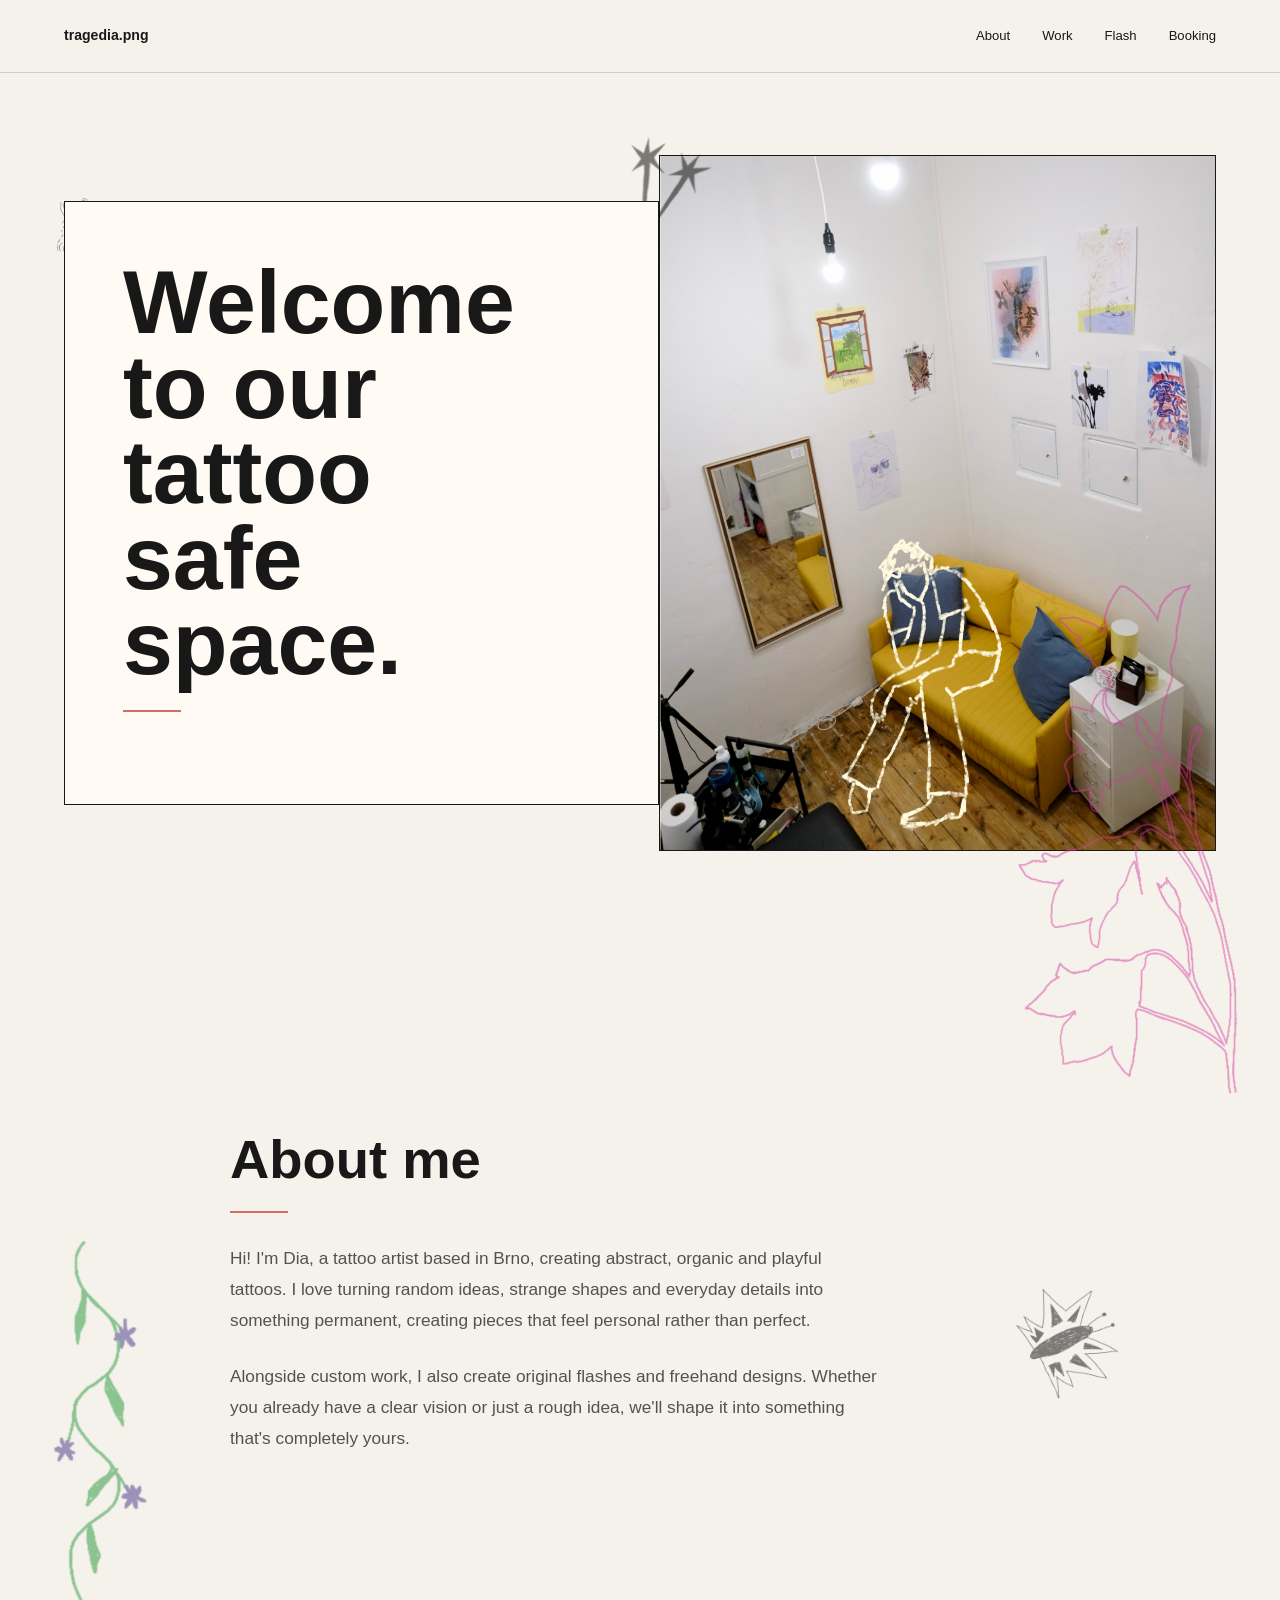
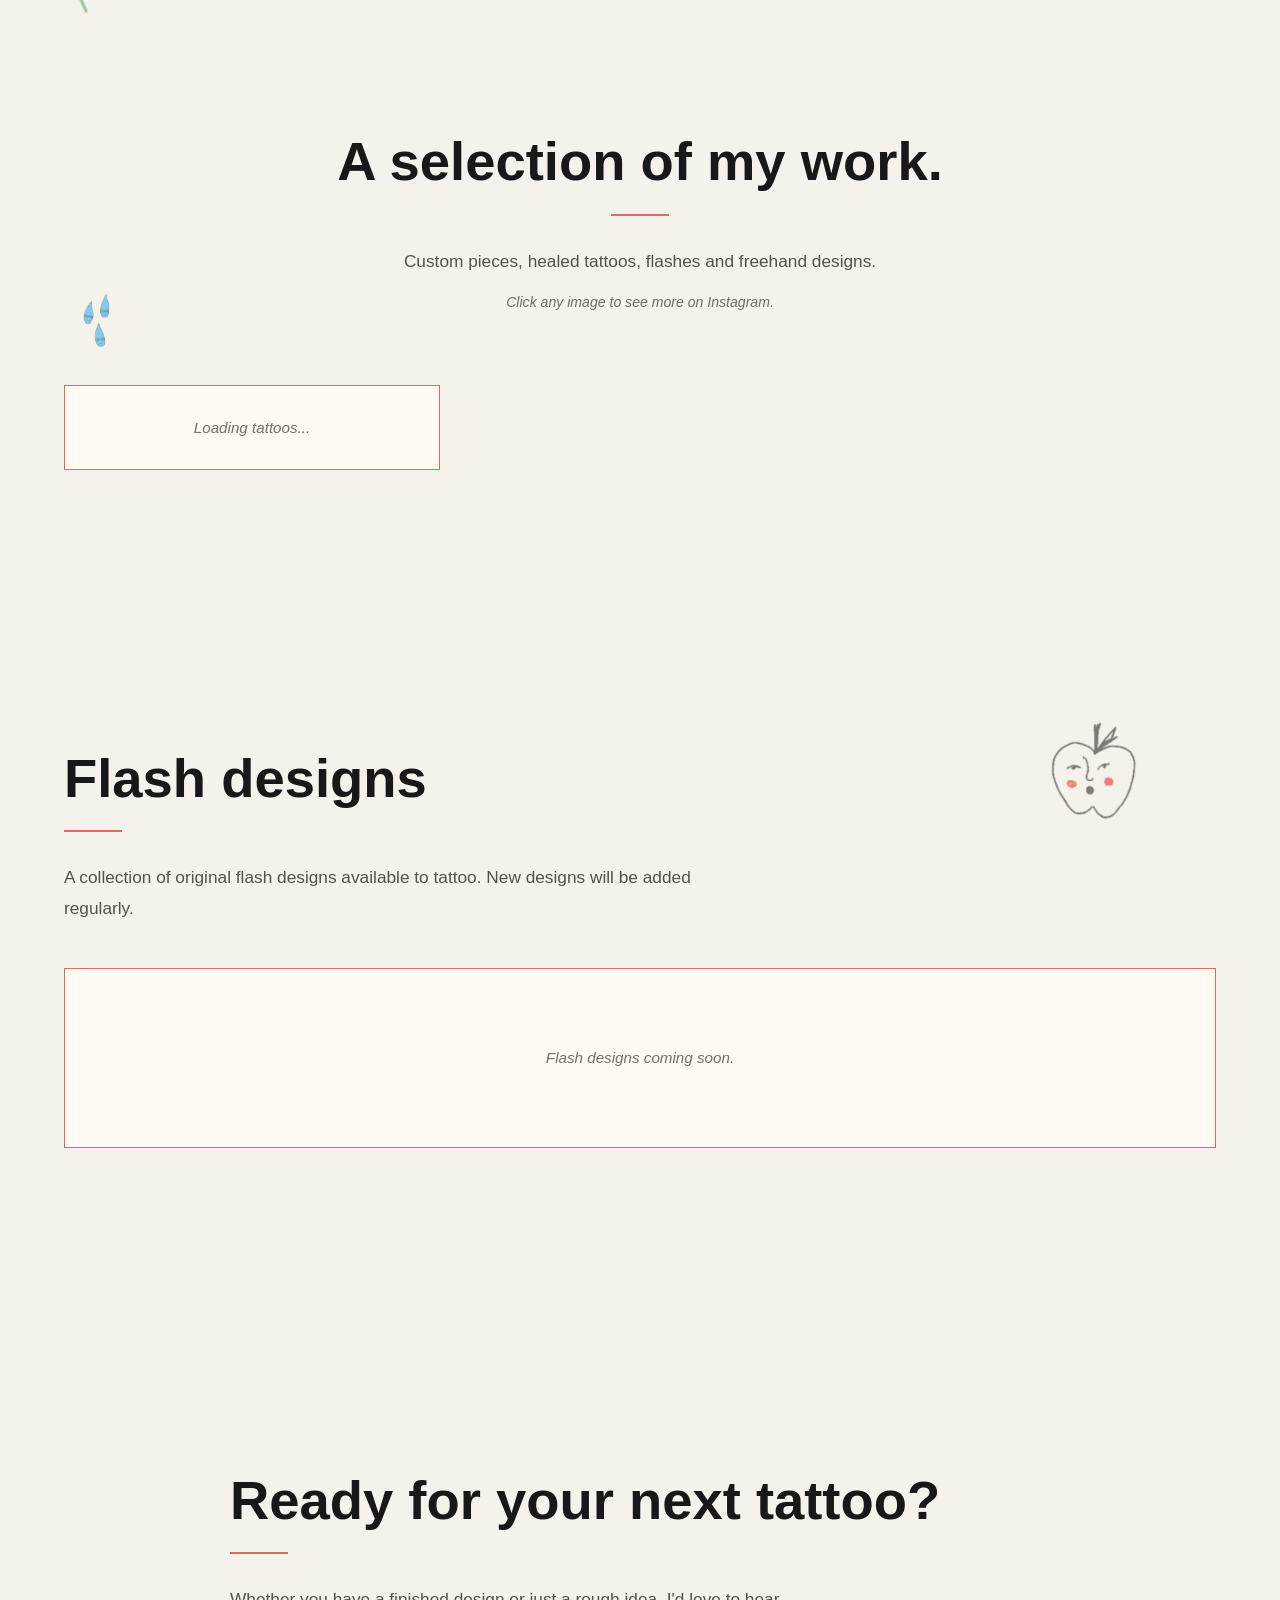
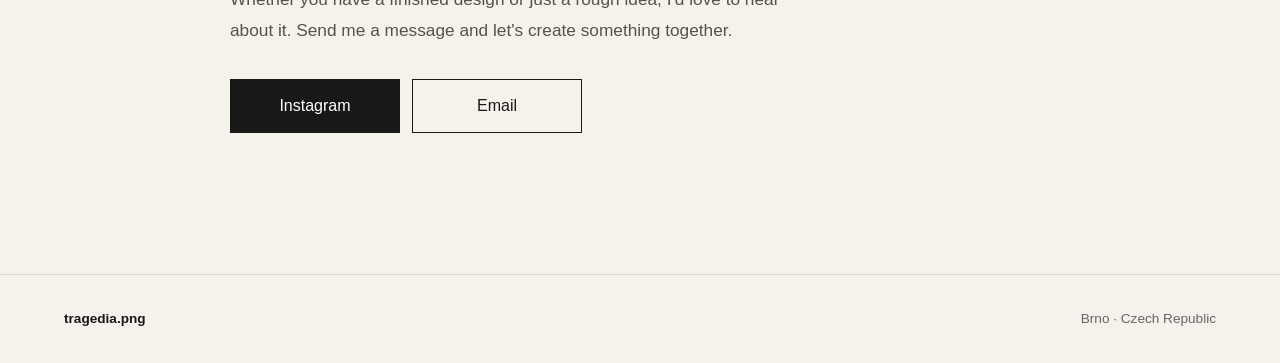
<file: index.html>
<!DOCTYPE html>
<html lang="en">
<head>
    <meta charset="UTF-8">
    <meta name="viewport" content="width=device-width, initial-scale=1.0">
    <title>tragedia.png</title>
    <link rel="stylesheet" href="css/style.css">
</head>
<body>
<div id="top"></div>

<header>
    <div class="container">
        <a href="#top" class="logo">tragedia.png</a>
        <nav class="nav" aria-label="Main navigation">
            <a href="#about">About</a>
            <a href="#gallery">Work</a>
            <a href="#flash">Flash</a>
            <a href="#booking">Booking</a>
        </nav>
    </div>
</header>

<main>
    <section class="hero" aria-labelledby="hero-title">
        <img src="images/doodles/ornament.png" class="doodle hero-ornament" alt="">
        <img src="images/doodles/kvet.png" class="doodle hero-flower" alt="">

        <div class="container">
            <div class="hero-content">
                <div class="hero-image">
                    <img src="images/studio.jpg" alt="Private tattoo studio in Brno">
                    <img src="images/doodles/hviezdy.png" class="doodle hero-stars" alt="">
                </div>

                <div class="hero-text">
                    <h1 id="hero-title">Welcome to our<br>tattoo safe space.</h1>
                    <div class="line"></div>
                    <div class="buttons">

                
                    </div>
                </div>
            </div>
        </div>
    </section>

    <section id="about" class="about">
        <img src="images/doodles/motyl.png" class="doodle about-butterfly" alt="">
        <img src="images/doodles/porast.png" class="doodle about-grass" alt="">

        <div class="container">
            <h2>About me</h2>
            <div class="line"></div>
            <p>Hi! I'm Dia, a tattoo artist based in Brno, creating abstract, organic and playful tattoos. I love turning random ideas, strange shapes and everyday details into something permanent, creating pieces that feel personal rather than perfect.</p>
            <p>Alongside custom work, I also create original flashes and freehand designs. Whether you already have a clear vision or just a rough idea, we'll shape it into something that's completely yours.</p>
        </div>
    </section>

    <section id="gallery" class="gallery">
        <img src="images/doodles/duha.png" class="doodle gallery-rainbow" alt="">
        <img src="images/doodles/kvapky.png" class="doodle gallery-drops" alt="">

        <div class="container">
            <div class="gallery-intro">
                <h2>A selection of my work.</h2>
                <div class="line"></div>
                <p>Custom pieces, healed tattoos, flashes and freehand designs.</p>
                <p class="gallery-note">Click any image to see more on Instagram.</p>
            </div>

            <div id="gallery-grid" class="gallery-grid" aria-live="polite">
                <p class="gallery-placeholder">Loading tattoos...</p>
            </div>
            </div>
        </div>
    </section>

    <section id="flash" class="flash">
        <img src="images/doodles/jablko.png" class="doodle flash-apple" alt="">
        <img src="images/doodles/plevel.png" class="doodle flash-weed" alt="">

        <div class="container">
            <h2>Flash designs</h2>
            <div class="line"></div>
            <p>A collection of original flash designs available to tattoo. New designs will be added regularly.</p>
            <div id="flash-grid" class="flash-grid" aria-live="polite">
                <p class="flash-placeholder">Flash designs coming soon.</p>
            </div>
        </div>
    </section>

    <section id="booking" class="booking">
        <img src="images/doodles/srdce.png" class="doodle booking-heart" alt="">

        <div class="container">
            <h2>Ready for your next tattoo?</h2>
            <div class="line"></div>
            <p>Whether you have a finished design or just a rough idea, I'd love to hear about it. Send me a message and let's create something together.</p>
            <div class="buttons">
                <a href="https://instagram.com/tragedia.png" target="_blank" rel="noreferrer" class="button primary">Instagram</a>
                <a href="mailto:dia.hubschova@gmail.com" class="button">Email</a>
            </div>
        </div>
    </section>
</main>

<footer>
    <div class="container">
        <p>tragedia.png</p>
        <p>Brno &middot; Czech Republic</p>
    </div>
</footer>

<script src="js/script.js"></script>
</body>
</html>
</file>
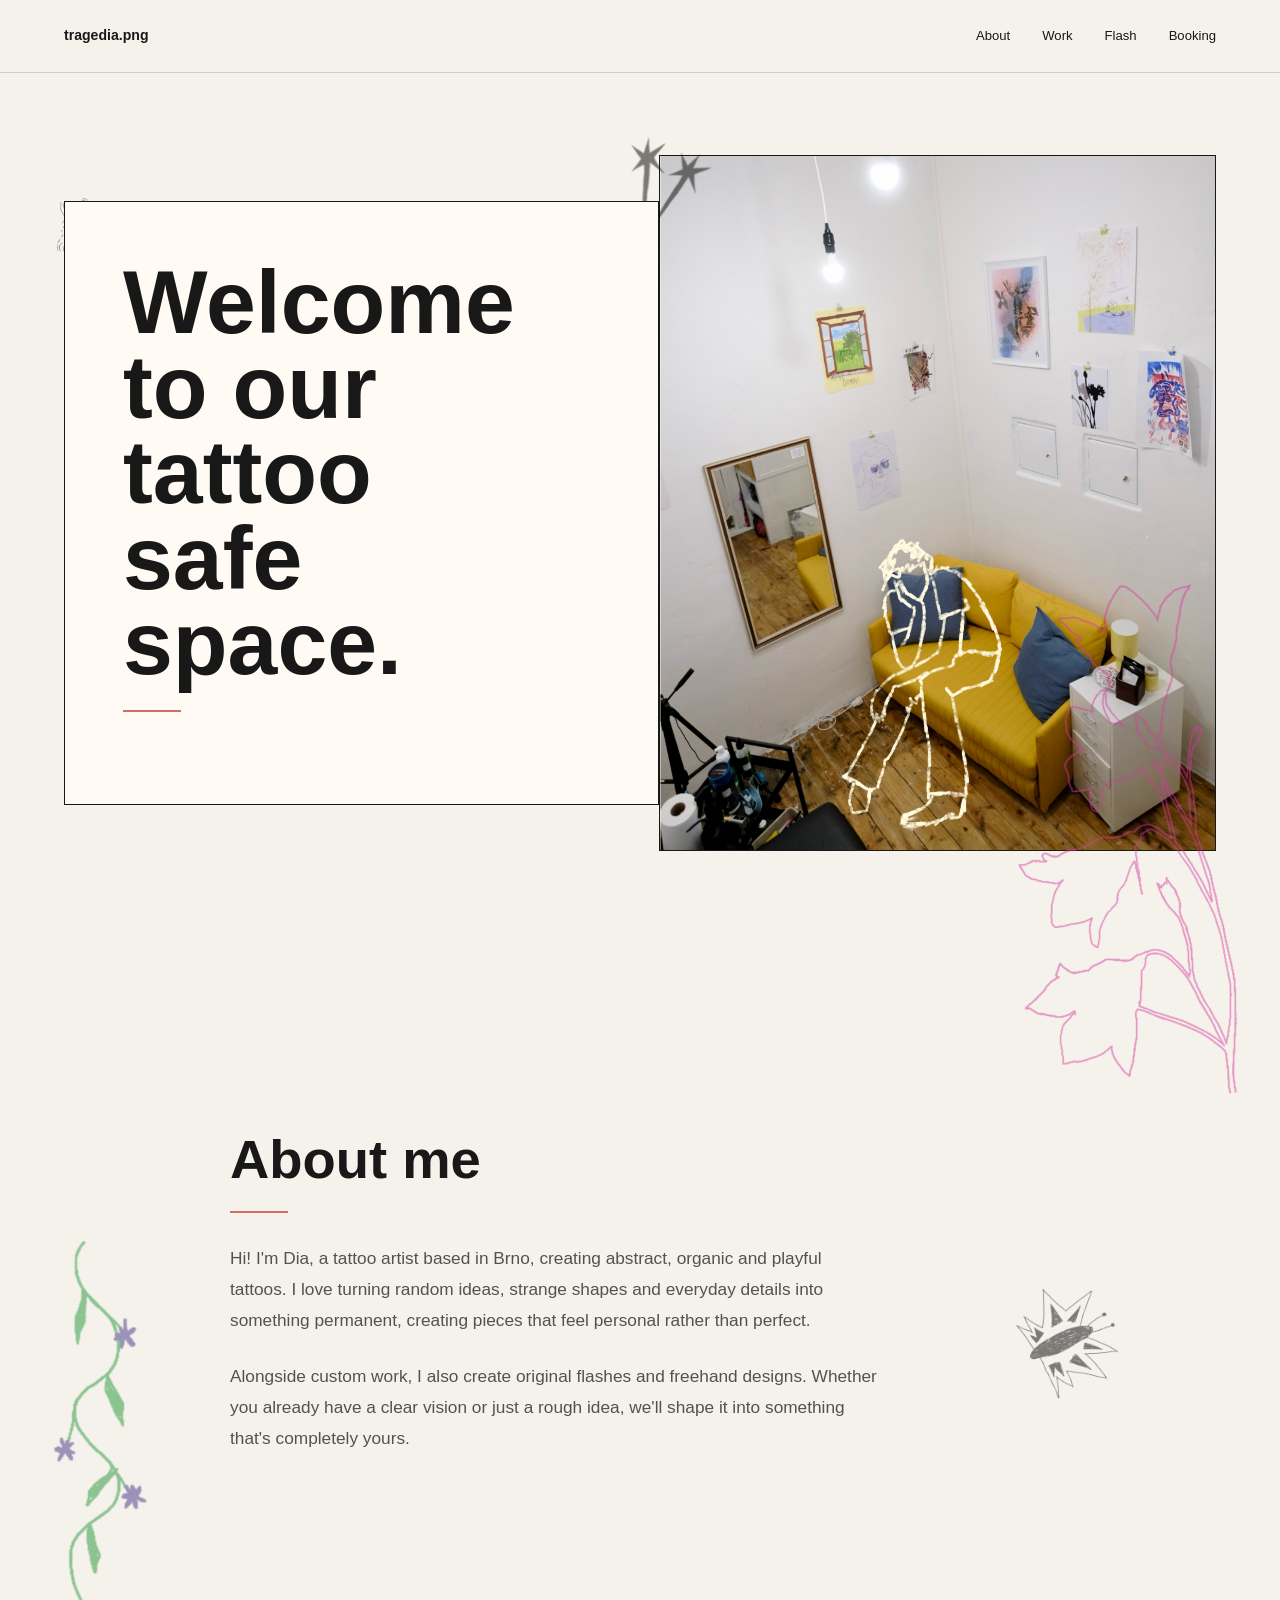
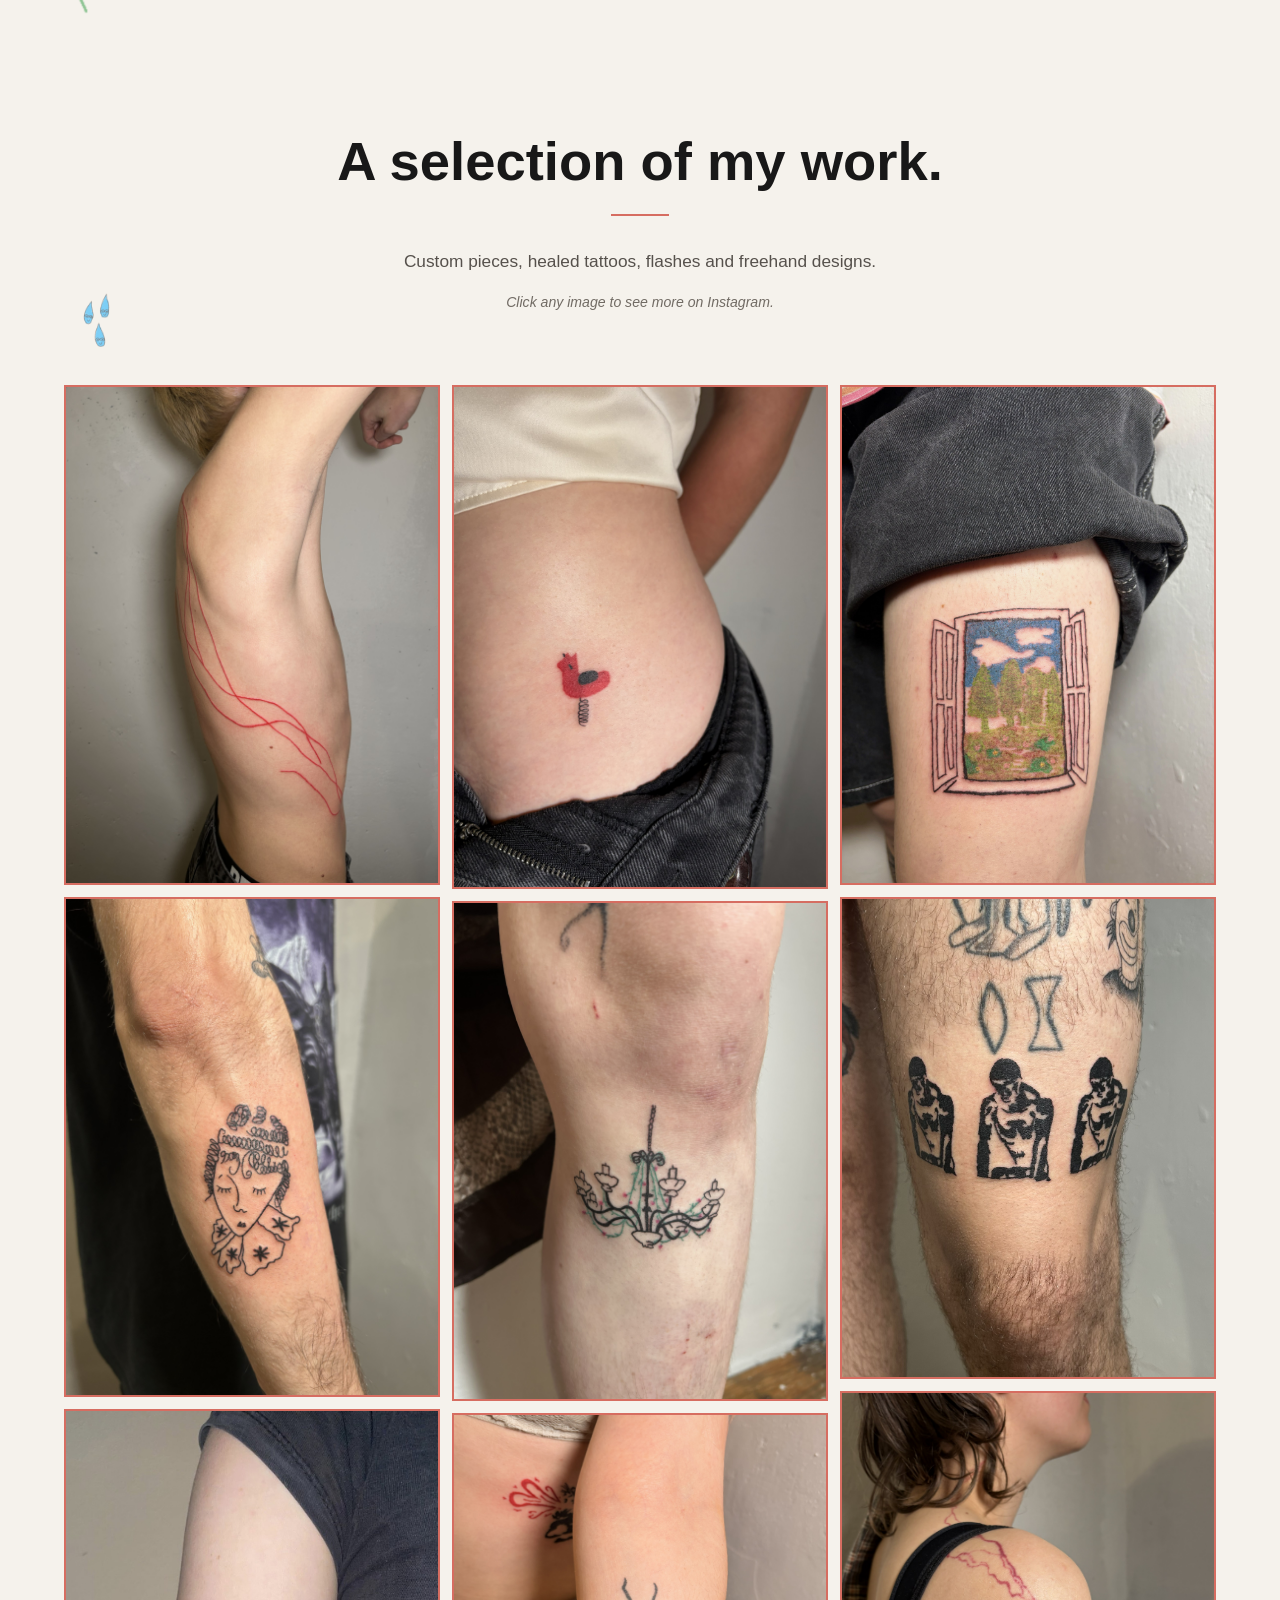
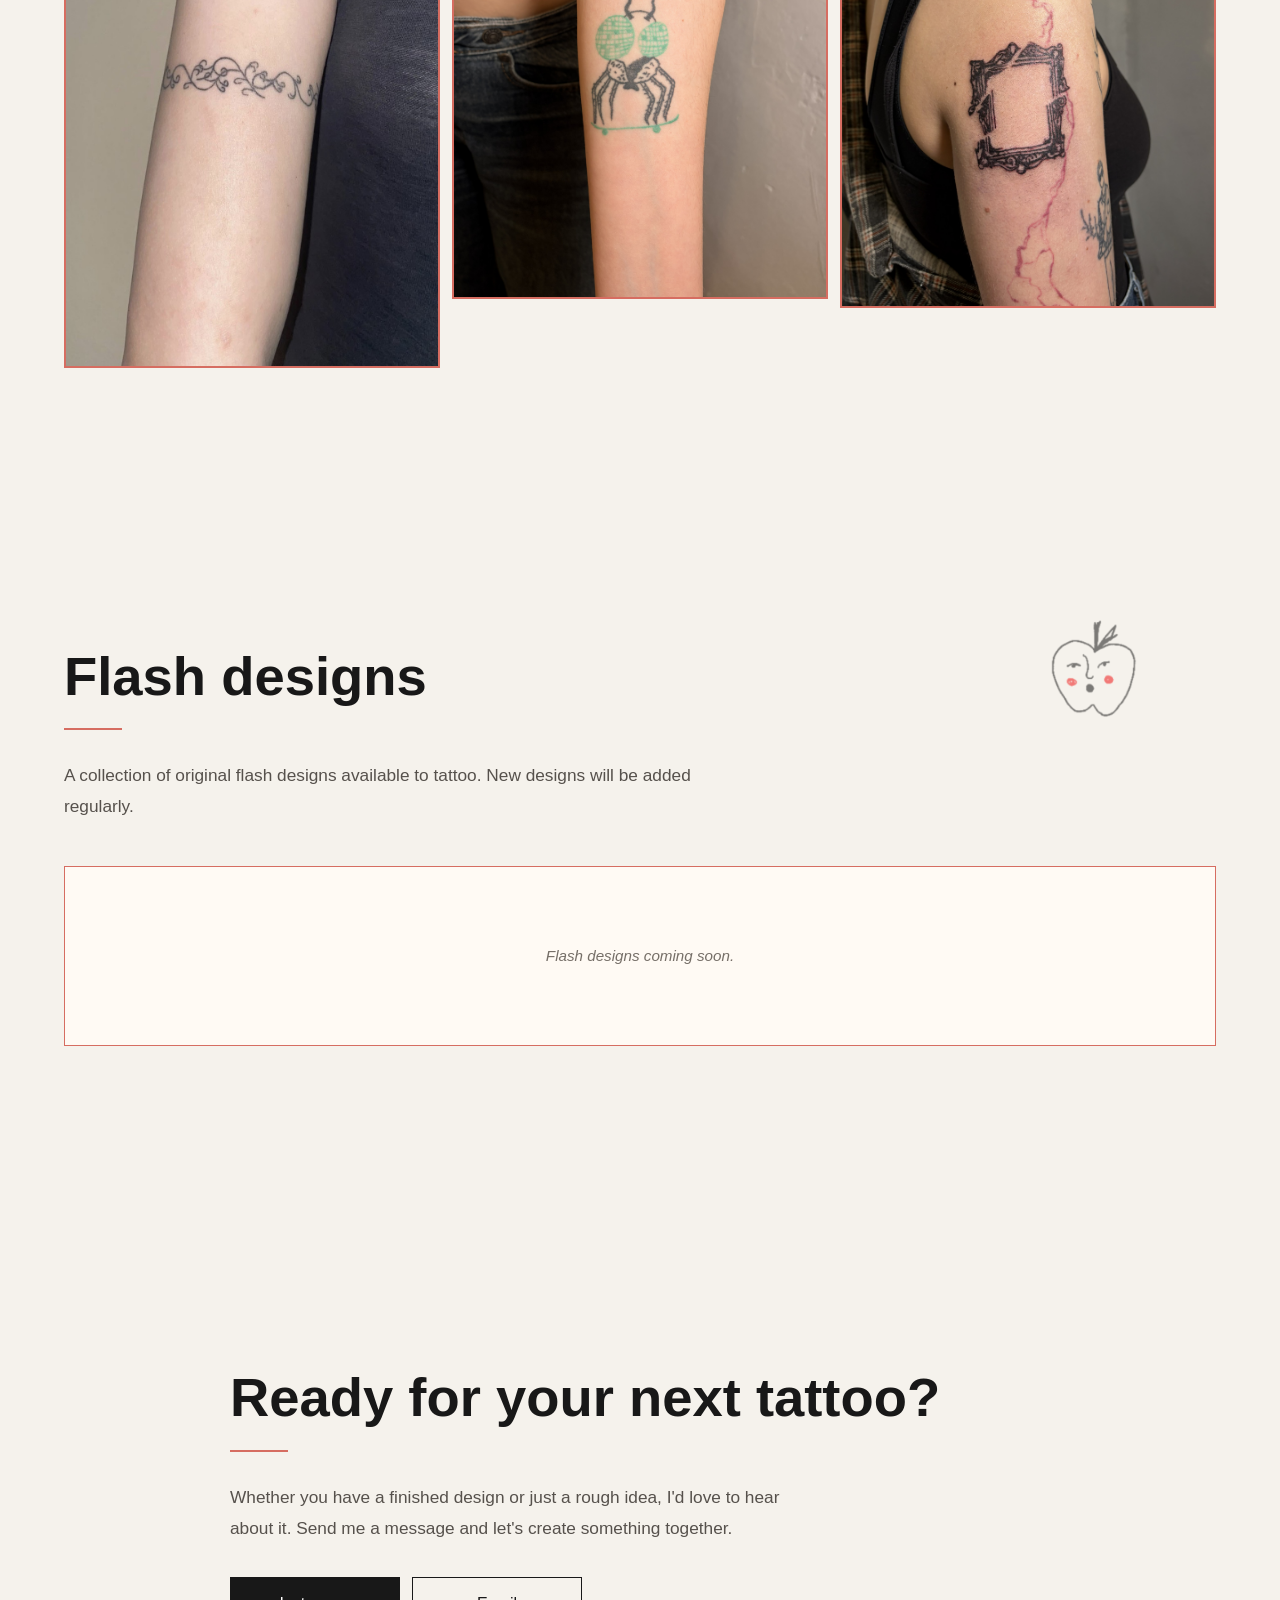
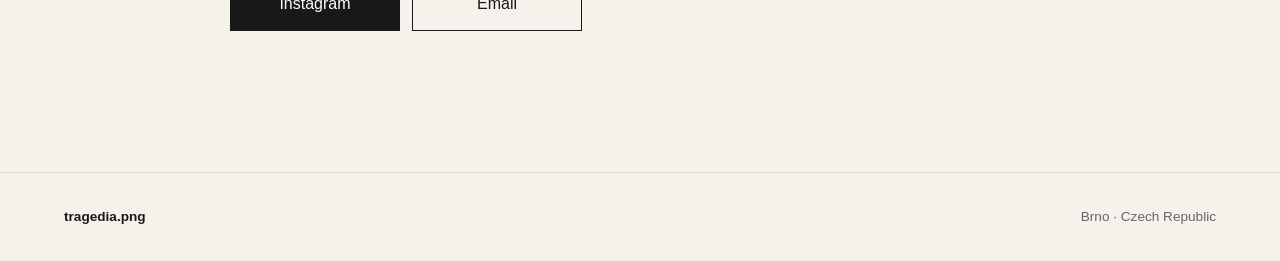
<file: css/index.html>
<!DOCTYPE html>
<html lang="en">
<head>
    <meta charset="UTF-8">
    <meta name="viewport" content="width=device-width, initial-scale=1.0">
    <title>tragedia.png</title>
    <link rel="stylesheet" href="css/style.css">
</head>
<body>
<div id="top"></div>

<header>
    <div class="container">
        <a href="#top" class="logo">tragedia.png</a>
        <nav class="nav" aria-label="Main navigation">
            <a href="#about">About</a>
            <a href="#gallery">Work</a>
            <a href="#flash">Flash</a>
            <a href="#booking">Booking</a>
        </nav>
    </div>
</header>

<main>
    <section class="hero" aria-labelledby="hero-title">
        <img src="images/doodles/ornament.png" class="doodle hero-ornament" alt="">
        <img src="images/doodles/kvet.png" class="doodle hero-flower" alt="">

        <div class="container">
            <div class="hero-content">
                <div class="hero-image">
                    <img src="images/studio.jpg" alt="Private tattoo studio in Brno">
                    <img src="images/doodles/hviezdy.png" class="doodle hero-stars" alt="">
                </div>

                <div class="hero-text">
                    <h1 id="hero-title">Welcome to our<br>tattoo safe space.</h1>
                    <div class="line"></div>
                    <div class="buttons">

                
                    </div>
                </div>
            </div>
        </div>
    </section>

    <section id="about" class="about">
        <img src="images/doodles/motyl.png" class="doodle about-butterfly" alt="">
        <img src="images/doodles/porast.png" class="doodle about-grass" alt="">

        <div class="container">
            <h2>About me</h2>
            <div class="line"></div>
            <p>Hi! I'm Dia, a tattoo artist based in Brno, creating abstract, organic and playful tattoos. I love turning random ideas, strange shapes and everyday details into something permanent, creating pieces that feel personal rather than perfect.</p>
            <p>Alongside custom work, I also create original flashes and freehand designs. Whether you already have a clear vision or just a rough idea, we'll shape it into something that's completely yours.</p>
        </div>
    </section>

    <section id="gallery" class="gallery">
        <img src="images/doodles/duha.png" class="doodle gallery-rainbow" alt="">
        <img src="images/doodles/kvapky.png" class="doodle gallery-drops" alt="">

        <div class="container">
            <div class="gallery-intro">
                <h2>A selection of my work.</h2>
                <div class="line"></div>
                <p>Custom pieces, healed tattoos, flashes and freehand designs.</p>
                <p class="gallery-note">Click any image to see more on Instagram.</p>
            </div>

            <div class="gallery-grid">
                <a href="https://instagram.com/tragedia.png" target="_blank" rel="noreferrer" class="gallery-item">
                    <img src="images/tattoos/a.jpg" alt="Tattoo by Dia">
                </a>
                <a href="https://instagram.com/tragedia.png" target="_blank" rel="noreferrer" class="gallery-item">
                    <img src="images/tattoos/b.jpg" alt="Tattoo by Dia">
                </a>
                <a href="https://instagram.com/tragedia.png" target="_blank" rel="noreferrer" class="gallery-item">
                    <img src="images/tattoos/c.jpg" alt="Tattoo by Dia">
                </a>
                <a href="https://instagram.com/tragedia.png" target="_blank" rel="noreferrer" class="gallery-item">
                    <img src="images/tattoos/h.jpg" alt="Tattoo by Dia">
                </a>
                <a href="https://instagram.com/tragedia.png" target="_blank" rel="noreferrer" class="gallery-item">
                    <img src="images/tattoos/l.jpg" alt="Tattoo by Dia">
                </a>
                <a href="https://instagram.com/tragedia.png" target="_blank" rel="noreferrer" class="gallery-item">
                    <img src="images/tattoos/m.jpg" alt="Tattoo by Dia">
                </a>
                <a href="https://instagram.com/tragedia.png" target="_blank" rel="noreferrer" class="gallery-item">
                    <img src="images/tattoos/o.jpg" alt="Tattoo by Dia">
                </a>
                <a href="https://instagram.com/tragedia.png" target="_blank" rel="noreferrer" class="gallery-item">
                    <img src="images/tattoos/s.jpg" alt="Tattoo by Dia">
                </a>
                <a href="https://instagram.com/tragedia.png" target="_blank" rel="noreferrer" class="gallery-item">
                    <img src="images/tattoos/z.jpg" alt="Tattoo by Dia">
                </a>
            </div>
        </div>
    </section>

    <section id="flash" class="flash">
        <img src="images/doodles/jablko.png" class="doodle flash-apple" alt="">
        <img src="images/doodles/plevel.png" class="doodle flash-weed" alt="">

        <div class="container">
            <h2>Flash designs</h2>
            <div class="line"></div>
            <p>A collection of original flash designs available to tattoo. New designs will be added regularly.</p>
            <div id="flash-grid" class="flash-grid" aria-live="polite">
                <p class="flash-placeholder">Flash designs coming soon.</p>
            </div>
        </div>
    </section>

    <section id="booking" class="booking">
        <img src="images/doodles/srdce.png" class="doodle booking-heart" alt="">

        <div class="container">
            <h2>Ready for your next tattoo?</h2>
            <div class="line"></div>
            <p>Whether you have a finished design or just a rough idea, I'd love to hear about it. Send me a message and let's create something together.</p>
            <div class="buttons">
                <a href="https://instagram.com/tragedia.png" target="_blank" rel="noreferrer" class="button primary">Instagram</a>
                <a href="mailto:dia.hubschova@gmail.com" class="button">Email</a>
            </div>
        </div>
    </section>
</main>

<footer>
    <div class="container">
        <p>tragedia.png</p>
        <p>Brno &middot; Czech Republic</p>
    </div>
</footer>

<script src="js/script.js"></script>
</body>
</html>
</file>
<file: css/style.css>
/* ==========================================================
   tragedia.png
========================================================== */

:root{
    --bg:#f5f2ec;
    --text:#181818;
    --muted:#56514c;
    --accent:#d66d61;
    --paper:#fffaf4;
    --border:#181818;
    --container:1180px;
    --section:clamp(76px, 11vw, 150px);
    --ease:.24s ease;
}

*,
*::before,
*::after{
    box-sizing:border-box;
}

html{
    scroll-behavior:smooth;
}

body{
    margin:0;
    overflow-x:hidden;
    background:var(--bg);
    color:var(--text);
    font-family:Helvetica, Arial, sans-serif;
    line-height:1.65;
    -webkit-font-smoothing:antialiased;
    text-rendering:optimizeLegibility;
}

img{
    display:block;
    max-width:100%;
}

a{
    color:inherit;
    text-decoration:none;
}

button,
input,
textarea{
    font:inherit;
}

.container{
    width:min(90%, var(--container));
    margin-inline:auto;
}

section{
    position:relative;
    padding:var(--section) 0;
}

h1,
h2,
p{
    margin:0;
}

h1{
    max-width:9ch;
    font-size:clamp(3rem, 7vw, 5.8rem);
    line-height:.95;
    font-weight:700;
    letter-spacing:0;
}

h2{
    font-size:clamp(2.2rem, 5vw, 3.4rem);
    line-height:1;
    font-weight:700;
    letter-spacing:0;
}

p{
    max-width:650px;
    color:var(--muted);
    font-size:clamp(1rem, 1.5vw, 1.08rem);
    line-height:1.78;
}

.line{
    width:58px;
    height:2px;
    margin:24px 0 30px;
    background:var(--accent);
}

::selection{
    background:var(--accent);
    color:#fff;
}

a:focus-visible,
button:focus-visible{
    outline:2px solid var(--accent);
    outline-offset:4px;
}

/* Header */

header{
    position:sticky;
    top:0;
    z-index:1000;
    background:rgba(245, 242, 236, .94);
    border-bottom:1px solid rgba(24, 24, 24, .16);
    backdrop-filter:blur(8px);
    -webkit-backdrop-filter:blur(8px);
}

header .container{
    display:flex;
    align-items:center;
    justify-content:space-between;
    min-height:72px;
    gap:22px;
}

.logo{
    flex:0 0 auto;
    font-size:.88rem;
    font-weight:700;
    white-space:nowrap;
    transition:color var(--ease);
}

.logo:hover,
.nav a:hover,
.nav a.active{
    color:var(--accent);
}

.nav{
    display:flex;
    align-items:center;
    justify-content:flex-end;
    gap:clamp(14px, 3vw, 32px);
}

.nav a{
    font-size:.82rem;
    transition:color var(--ease);
}

/* Buttons */

.buttons{
    display:flex;
    flex-wrap:wrap;
    gap:12px;
    margin-top:34px;
}

.button{
    display:inline-flex;
    align-items:center;
    justify-content:center;
    min-height:54px;
    padding:0 28px;
    border:1px solid var(--border);
    background:transparent;
    transition:background var(--ease), border-color var(--ease), color var(--ease), transform var(--ease);
}

.button:hover{
    background:var(--text);
    color:#fff;
    transform:translateY(-1px);
}

.button.primary{
    background:var(--text);
    color:#fff;
}

.button.primary:hover{
    border-color:var(--accent);
    background:var(--accent);
}

/* Doodles */

.hero,
.about,
.gallery,
.flash,
.booking{
    isolation:isolate;
}

.gallery,
.flash,
.booking{
    overflow:hidden;
}

.about{
    overflow:visible;
}

.hero{
    overflow:visible;
}

.hero .container,
.about .container,
.gallery .container,
.flash .container,
.booking .container{
    position:relative;
    z-index:2;
}

.doodle{
    position:absolute;
    z-index:1;
    width:var(--doodle-size, 150px);
    max-width:none;
    height:auto;
    pointer-events:none;
    user-select:none;
    opacity:var(--doodle-opacity, .50);
}

/* Hero */

.hero{
    padding-top:clamp(34px, 7vw, 82px);
}

.hero-content{
    display:grid;
    grid-template-columns:1fr;
    gap:0;
    align-items:center;
}

.hero-image{
    position:relative;
    z-index:1;
    overflow:visible;
    border:1px solid var(--border);
    background:#fff;
}

.hero-image > img:first-child{
    width:100%;
    aspect-ratio:4 / 5;
    object-fit:cover;
}

.hero-text{
    position:relative;
    z-index:3;
    width:min(94%, 620px);
    margin:-44px auto 0;
    padding:clamp(28px, 6vw, 58px);
    border:1px solid var(--border);
    background:var(--paper);
}

.hero-text p{
    max-width:420px;
}

.hero-stars{
    --doodle-size: clamp(128px, 24vw, 250px);
    --doodle-opacity: .50;

    top: -100px;
    left: -120px;
    right: auto;

    z-index: 2000;
}

.hero-flower{
    --doodle-size: clamp(350px, 54vw, 640px);
    --doodle-opacity: .50;

    right: -180px;
    left: auto;

    bottom: -180px;

    transform: scaleX(-1);

    z-index: 100;
}


/* About */

.about .container,
.booking .container{
    max-width:820px;
}

.about p + p{
    margin-top:26px;
}

.about-butterfly{
    --doodle-size:clamp(280px, 34vw, 480px);
    --doodle-opacity:.50;
    top:118px;
    right:clamp(-84px, -2vw, -18px);
}

.about-grass{
    --doodle-size:clamp(440px, 68vw, 860px);
    --doodle-opacity:.50;
    left:max(-28vw, -300px);
    bottom:-220px;
    z-index:0;
}

/* Gallery */

.gallery-intro{
    max-width:680px;
    margin:0 auto clamp(44px, 7vw, 70px);
    text-align:center;
}

.gallery-intro .line{
    margin-inline:auto;
}

.gallery-intro p{
    margin-inline:auto;
    max-width:520px;
}

.gallery-note{
    margin-top:14px;
    color:#716b64;
    font-size:.88rem;
    font-style:italic;
}

.gallery-grid{
    column-count:2;
    column-gap:10px;
}

.gallery-placeholder{
    grid-column:1 / -1;
    margin:0;
    padding:28px;
    border:1px solid var(--accent);
    background:var(--paper);
    color:#766f68;
    font-size:.95rem;
    font-style:italic;
    text-align:center;
}

.gallery-item{
    display:block;
    overflow:hidden;
    break-inside:avoid;
    margin-bottom:10px;
    border:2px solid var(--accent);
    background:#fff;
    transition:transform var(--ease);
}

.gallery-item:hover{
    transform:translateY(-2px);
}

.gallery-item img{
    width:100%;
    height:auto;
}

.gallery-rainbow{
    --doodle-size:160px;
    left:-260px;
    top:20px;
}


.gallery-drops{
    --doodle-size: clamp(200px, 16vw, 250px);
    --doodle-opacity: .50;

    right: -10;
    left: auto;

    top: 220px;
    bottom: auto;

    z-index: 0;
}


/* Flash */

.flash p{
    margin-bottom:44px;
}

.flash-grid{
    column-count:2;
    column-gap:10px;
}

.flash-placeholder{
    border:1px solid var(--accent);
}

.flash-placeholder{
    min-height:180px;
    background:var(--paper);
}

.flash-item{
    display:block;
    overflow:hidden;
    break-inside:avoid;
    margin-bottom:10px;
    background:#fff;
    transition:transform var(--ease);
}

.flash-item:hover{
    transform:translateY(-2px);
}

.flash-item img{
    width:100%;
    height:auto;
    object-fit:contain;
}

.flash-placeholder{
    display:flex;
    align-items:center;
    justify-content:center;
    column-span:all;
    max-width:none;
    margin:0;
    padding:34px;
    color:#766f68;
    font-size:.95rem;
    font-style:italic;
    text-align:center;
}

.flash-apple{
    --doodle-size:clamp(250px, 32vw, 430px);
    --doodle-opacity:.50;
    top:-52px;
    right:clamp(-92px, -2vw, -18px);
    z-index:0;
}

.flash-weed{
    --doodle-size:220px;
    left:-220px;
    bottom:-70px;
}

/* Booking */

.booking p{
    max-width:570px;
}

.booking .button{
    min-width:170px;
}

.booking-heart{
    --doodle-size:clamp(240px, 34vw, 420px);
    --doodle-opacity:.50;
    left:auto;
    right:clamp(-80px, 4vw, 72px);
    top:auto;
    bottom:-330px;
    z-index:0;
}

/* Footer */

footer{
    border-top:1px solid rgba(24, 24, 24, .12);
    padding:32px 0;
}

footer .container{
    display:flex;
    align-items:center;
    justify-content:space-between;
    flex-wrap:wrap;
    gap:12px;
}

footer p{
    max-width:none;
    color:#666;
    font-size:.85rem;
}

footer p:first-child{
    color:var(--text);
    font-weight:700;
}

/* Responsive */

@media (min-width:760px){
    .gallery-grid{
        column-count:3;
        column-gap:12px;
    }

    .gallery-item{
        margin-bottom:12px;
    }

    .flash-grid{
        column-count:3;
        column-gap:12px;
    }

    .flash-item{
        margin-bottom:12px;
    }
}

@media (min-width:1024px){
    .hero-content{
        grid-template-columns:minmax(0, .92fr) minmax(0, 1fr);
        gap:82px;
    }

    .hero-image{
        order:2;
    }

    .hero-text{
        order:1;
        width:116%;
        margin:0 -110px 0 0;
    }

    .hero-stars{
        right:-104px;
        z-index:2000;
    }
}

@media (max-width:700px){
    header .container{
        min-height:64px;
        width:min(94%, var(--container));
    }

    .logo{
        font-size:.78rem;
    }

    .nav{
        gap:12px;
    }

    .nav a{
        font-size:.74rem;
    }

    .buttons,
    .booking .buttons{
        flex-direction:column;
    }

    .button,
    .booking .button{
        width:100%;
    }

    .hero, .about {
        overflow-x: clip; 
    }

    .about,
    .gallery,
    .flash,
    .booking{
        padding-block:112px;
    }

    /* Keep the flower's existing mobile position; other doodles are placed by script. */
    .hero-flower{
        --doodle-size:350px;
        left:-80px;
        bottom:-60px;
        z-index:2000;
    }

    footer .container{
        flex-direction:column;
        align-items:flex-start;
    }
}

@media (max-width:420px){
    .nav{
        gap:9px;
    }

    .nav a{
        font-size:.7rem;
    }

    .hero-text{
        width:100%;
        margin-top:-32px;
    }
}

@media (prefers-reduced-motion:reduce){
    *,
    *::before,
    *::after{
        scroll-behavior:auto !important;
        transition:none !important;
        animation:none !important;
    }
}
</file>
<file: css/css/style.css>
/* ==========================================================
   tragedia.png
========================================================== */

:root{
    --bg:#f5f2ec;
    --text:#181818;
    --muted:#56514c;
    --accent:#d66d61;
    --paper:#fffaf4;
    --border:#181818;
    --container:1180px;
    --section:clamp(76px, 11vw, 150px);
    --ease:.24s ease;
}

*,
*::before,
*::after{
    box-sizing:border-box;
}

html{
    scroll-behavior:smooth;
}

body{
    margin:0;
    overflow-x:hidden;
    background:var(--bg);
    color:var(--text);
    font-family:Helvetica, Arial, sans-serif;
    line-height:1.65;
    -webkit-font-smoothing:antialiased;
    text-rendering:optimizeLegibility;
}

img{
    display:block;
    max-width:100%;
}

a{
    color:inherit;
    text-decoration:none;
}

button,
input,
textarea{
    font:inherit;
}

.container{
    width:min(90%, var(--container));
    margin-inline:auto;
}

section{
    position:relative;
    padding:var(--section) 0;
}

h1,
h2,
p{
    margin:0;
}

h1{
    max-width:9ch;
    font-size:clamp(3rem, 7vw, 5.8rem);
    line-height:.95;
    font-weight:700;
    letter-spacing:0;
}

h2{
    font-size:clamp(2.2rem, 5vw, 3.4rem);
    line-height:1;
    font-weight:700;
    letter-spacing:0;
}

p{
    max-width:650px;
    color:var(--muted);
    font-size:clamp(1rem, 1.5vw, 1.08rem);
    line-height:1.78;
}

.line{
    width:58px;
    height:2px;
    margin:24px 0 30px;
    background:var(--accent);
}

::selection{
    background:var(--accent);
    color:#fff;
}

a:focus-visible,
button:focus-visible{
    outline:2px solid var(--accent);
    outline-offset:4px;
}

/* Header */

header{
    position:sticky;
    top:0;
    z-index:1000;
    background:rgba(245, 242, 236, .94);
    border-bottom:1px solid rgba(24, 24, 24, .16);
    backdrop-filter:blur(8px);
    -webkit-backdrop-filter:blur(8px);
}

header .container{
    display:flex;
    align-items:center;
    justify-content:space-between;
    min-height:72px;
    gap:22px;
}

.logo{
    flex:0 0 auto;
    font-size:.88rem;
    font-weight:700;
    white-space:nowrap;
    transition:color var(--ease);
}

.logo:hover,
.nav a:hover,
.nav a.active{
    color:var(--accent);
}

.nav{
    display:flex;
    align-items:center;
    justify-content:flex-end;
    gap:clamp(14px, 3vw, 32px);
}

.nav a{
    font-size:.82rem;
    transition:color var(--ease);
}

/* Buttons */

.buttons{
    display:flex;
    flex-wrap:wrap;
    gap:12px;
    margin-top:34px;
}

.button{
    display:inline-flex;
    align-items:center;
    justify-content:center;
    min-height:54px;
    padding:0 28px;
    border:1px solid var(--border);
    background:transparent;
    transition:background var(--ease), border-color var(--ease), color var(--ease), transform var(--ease);
}

.button:hover{
    background:var(--text);
    color:#fff;
    transform:translateY(-1px);
}

.button.primary{
    background:var(--text);
    color:#fff;
}

.button.primary:hover{
    border-color:var(--accent);
    background:var(--accent);
}

/* Doodles */

.hero,
.about,
.gallery,
.flash,
.booking{
    isolation:isolate;
}

.gallery,
.flash,
.booking{
    overflow:hidden;
}

.about{
    overflow:visible;
}

.hero{
    overflow:visible;
}

.hero .container,
.about .container,
.gallery .container,
.flash .container,
.booking .container{
    position:relative;
    z-index:2;
}

.doodle{
    position:absolute;
    z-index:1;
    width:var(--doodle-size, 150px);
    max-width:none;
    height:auto;
    pointer-events:none;
    user-select:none;
    opacity:var(--doodle-opacity, .50);
}

/* Hero */

.hero{
    padding-top:clamp(34px, 7vw, 82px);
}

.hero-content{
    display:grid;
    grid-template-columns:1fr;
    gap:0;
    align-items:center;
}

.hero-image{
    position:relative;
    z-index:1;
    overflow:visible;
    border:1px solid var(--border);
    background:#fff;
}

.hero-image > img:first-child{
    width:100%;
    aspect-ratio:4 / 5;
    object-fit:cover;
}

.hero-text{
    position:relative;
    z-index:3;
    width:min(94%, 620px);
    margin:-44px auto 0;
    padding:clamp(28px, 6vw, 58px);
    border:1px solid var(--border);
    background:var(--paper);
}

.hero-text p{
    max-width:420px;
}

.hero-stars{
    --doodle-size: clamp(128px, 24vw, 250px);
    --doodle-opacity: .50;

    top: -100px;
    left: -120px;
    right: auto;

    z-index: 2000;
}

.hero-flower{
    --doodle-size: clamp(350px, 54vw, 640px);
    --doodle-opacity: .50;

    right: -180px;
    left: auto;

    bottom: -180px;

    transform: scaleX(-1);

    z-index: 100;
}


/* About */

.about .container,
.booking .container{
    max-width:820px;
}

.about p + p{
    margin-top:26px;
}

.about-butterfly{
    --doodle-size:clamp(280px, 34vw, 480px);
    --doodle-opacity:.50;
    top:118px;
    right:clamp(-84px, -2vw, -18px);
}

.about-grass{
    --doodle-size:clamp(440px, 68vw, 860px);
    --doodle-opacity:.50;
    left:max(-28vw, -300px);
    bottom:-220px;
    z-index:0;
}

/* Gallery */

.gallery-intro{
    max-width:680px;
    margin:0 auto clamp(44px, 7vw, 70px);
    text-align:center;
}

.gallery-intro .line{
    margin-inline:auto;
}

.gallery-intro p{
    margin-inline:auto;
    max-width:520px;
}

.gallery-note{
    margin-top:14px;
    color:#716b64;
    font-size:.88rem;
    font-style:italic;
}

.gallery-grid{
    column-count:2;
    column-gap:10px;
}

.gallery-item{
    display:block;
    overflow:hidden;
    break-inside:avoid;
    margin-bottom:10px;
    border:2px solid var(--accent);
    background:#fff;
    transition:transform var(--ease);
}

.gallery-item:hover{
    transform:translateY(-2px);
}

.gallery-item img{
    width:100%;
    height:auto;
}

.gallery-rainbow{
    --doodle-size:160px;
    left:-260px;
    top:20px;
}


.gallery-drops{
    --doodle-size: clamp(200px, 16vw, 250px);
    --doodle-opacity: .50;

    right: -10;
    left: auto;

    top: 220px;
    bottom: auto;

    z-index: 0;
}


/* Flash */

.flash p{
    margin-bottom:44px;
}

.flash-grid{
    display:grid;
    grid-template-columns:repeat(2, minmax(0, 1fr));
    gap:18px;
}

.flash-item,
.flash-placeholder{
    min-height:180px;
    border:1px solid var(--accent);
    background:var(--paper);
}

.flash-item{
    display:flex;
    align-items:center;
    justify-content:center;
    overflow:hidden;
    aspect-ratio:1;
}

.flash-item img{
    width:100%;
    height:100%;
    object-fit:cover;
}

.flash-placeholder{
    display:flex;
    align-items:center;
    justify-content:center;
    grid-column:1 / -1;
    max-width:none;
    margin:0;
    padding:34px;
    color:#766f68;
    font-size:.95rem;
    font-style:italic;
    text-align:center;
}

.flash-apple{
    --doodle-size:clamp(250px, 32vw, 430px);
    --doodle-opacity:.50;
    top:-52px;
    right:clamp(-92px, -2vw, -18px);
    z-index:0;
}

.flash-weed{
    --doodle-size:220px;
    left:-220px;
    bottom:-70px;
}

/* Booking */

.booking p{
    max-width:570px;
}

.booking .button{
    min-width:170px;
}

.booking-heart{
    --doodle-size:clamp(240px, 34vw, 420px);
    --doodle-opacity:.50;
    left:auto;
    right:clamp(-80px, 4vw, 72px);
    top:auto;
    bottom:-330px;
    z-index:0;
}

/* Footer */

footer{
    border-top:1px solid rgba(24, 24, 24, .12);
    padding:32px 0;
}

footer .container{
    display:flex;
    align-items:center;
    justify-content:space-between;
    flex-wrap:wrap;
    gap:12px;
}

footer p{
    max-width:none;
    color:#666;
    font-size:.85rem;
}

footer p:first-child{
    color:var(--text);
    font-weight:700;
}

/* Responsive */

@media (min-width:760px){
    .gallery-grid{
        column-count:3;
        column-gap:12px;
    }

    .gallery-item{
        margin-bottom:12px;
    }

    .flash-grid{
        grid-template-columns:repeat(4, minmax(0, 1fr));
        gap:22px;
    }
}

@media (min-width:1024px){
    .hero-content{
        grid-template-columns:minmax(0, .92fr) minmax(0, 1fr);
        gap:82px;
    }

    .hero-image{
        order:2;
    }

    .hero-text{
        order:1;
        width:116%;
        margin:0 -110px 0 0;
    }

    .hero-stars{
        right:-104px;
        z-index:2000;
    }
}

@media (max-width:700px){
    header .container{
        min-height:64px;
        width:min(94%, var(--container));
    }

    .logo{
        font-size:.78rem;
    }

    .nav{
        gap:12px;
    }

    .nav a{
        font-size:.74rem;
    }

    .buttons,
    .booking .buttons{
        flex-direction:column;
    }

    .button,
    .booking .button{
        width:100%;
    }

    .hero, .about {
        overflow-x: clip; 
    }

    /* Pridané a upravené skryté doodles */
    .hero-ornament{
    --doodle-size:200px;

    left:10px;
    top:-35px;

    z-index:2000;
}

    

   .gallery-drops{
    --doodle-size:120px;

    right:5px;
    left:auto;

    top:80px;
    bottom:auto;
}

    /* Zvyšok pôvodných mobilných doodles */
    .hero-stars{
        --doodle-size: 100px;
        right: -10px;
        top: -60px;
        z-index: 2000;
    }

    .hero-flower{
        --doodle-size: 350px;
        left: -80px;
        bottom: -60px;
        z-index: 2000;
    }

  .about-butterfly{
    --doodle-size:250px;

    left:20px;
    right:auto;

    top:300px;
    bottom:auto;

    z-index:1;
}

  .about-grass{
    --doodle-size:260px;

    left:auto;
    right:-35px;

    top:-20px;
}

 .gallery-rainbow{
    --doodle-size:120px;

    left:25px;
    top:300px;

    right:auto;
    bottom:auto;
}
    .flash-apple{
        --doodle-size: 250px;
        right: -20px;
        top: -30px;
    }

    .flash-weed{
        --doodle-size: 250px;
        top: auto; 
        bottom: -20px;
        right: -10px;
    }

    .booking-heart{
    --doodle-size: 300px;
    right: 10px;
    top: 130px;
    bottom: auto;
}
    

    footer .container{
        flex-direction:column;
        align-items:flex-start;
    }
}

@media (max-width:420px){
    .nav{
        gap:9px;
    }

    .nav a{
        font-size:.7rem;
    }

    .hero-text{
        width:100%;
        margin-top:-32px;
    }
}

@media (prefers-reduced-motion:reduce){
    *,
    *::before,
    *::after{
        scroll-behavior:auto !important;
        transition:none !important;
        animation:none !important;
    }
}
</file>
